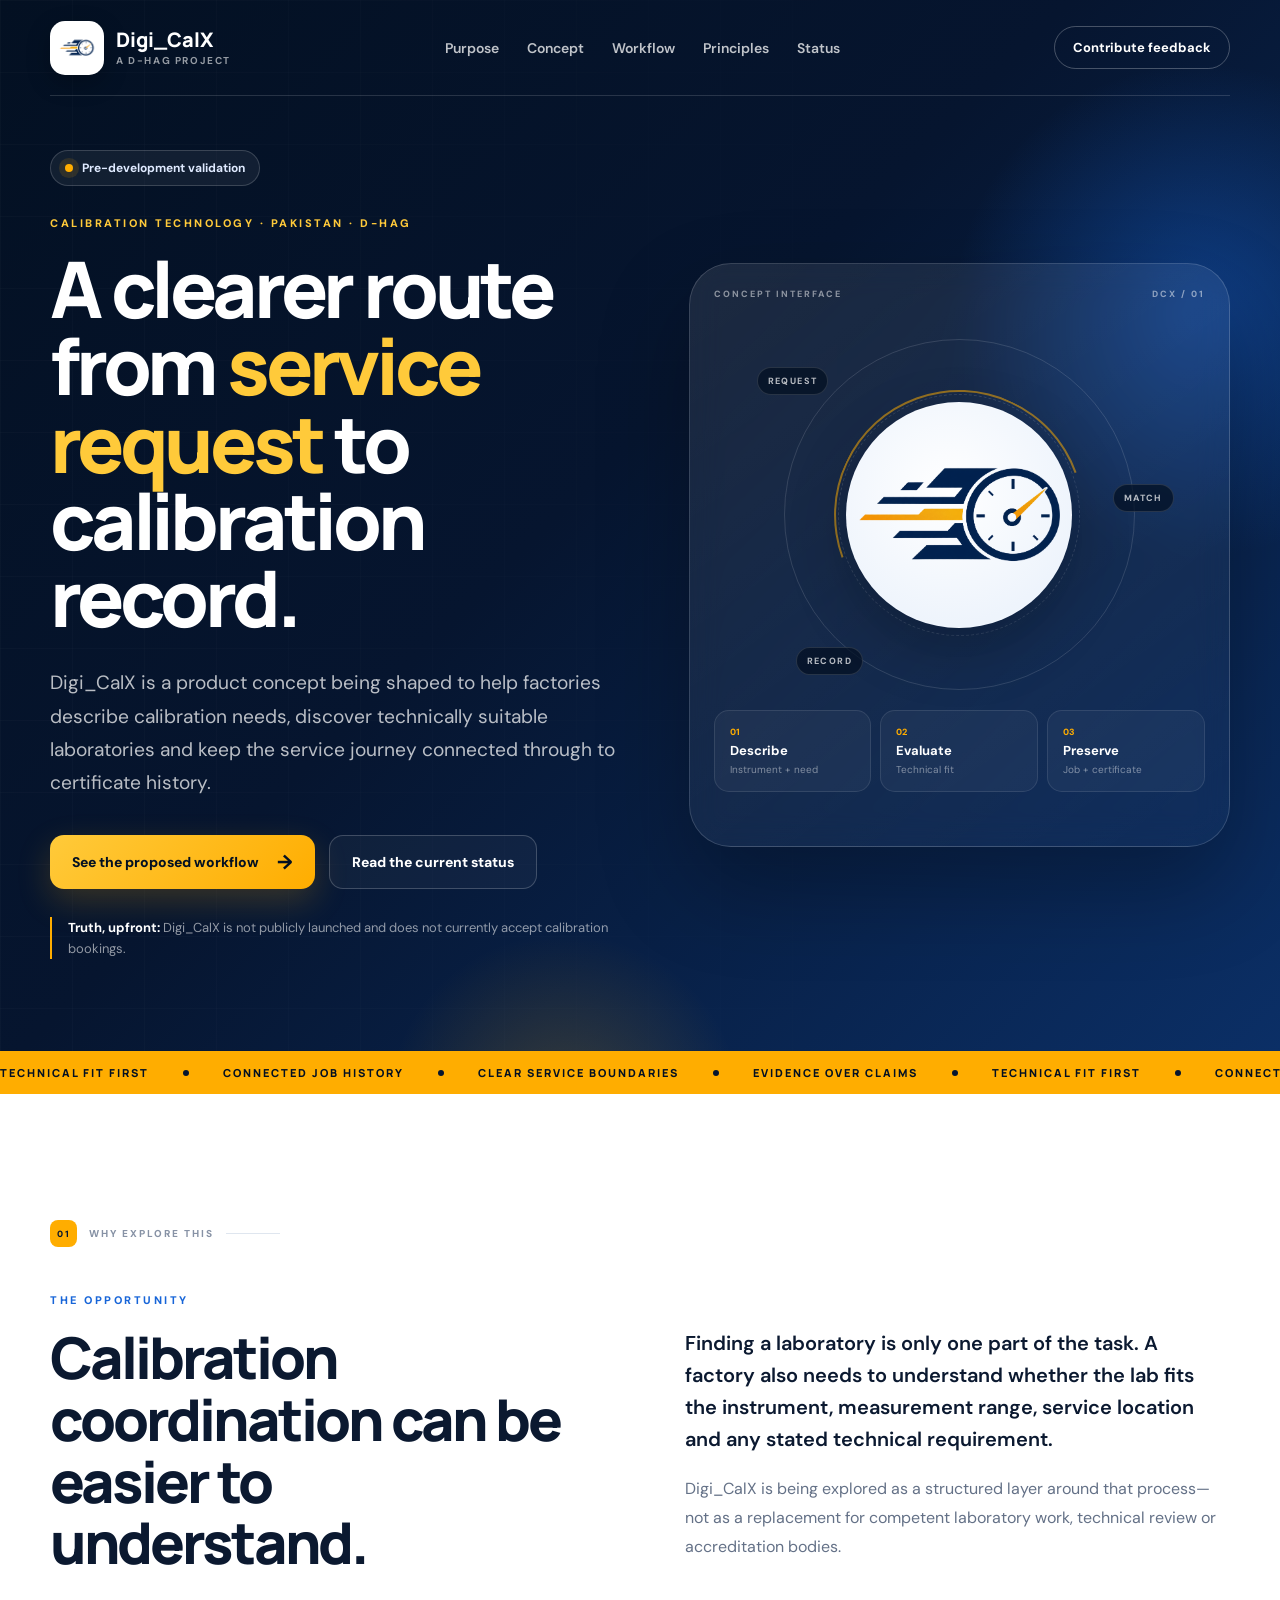
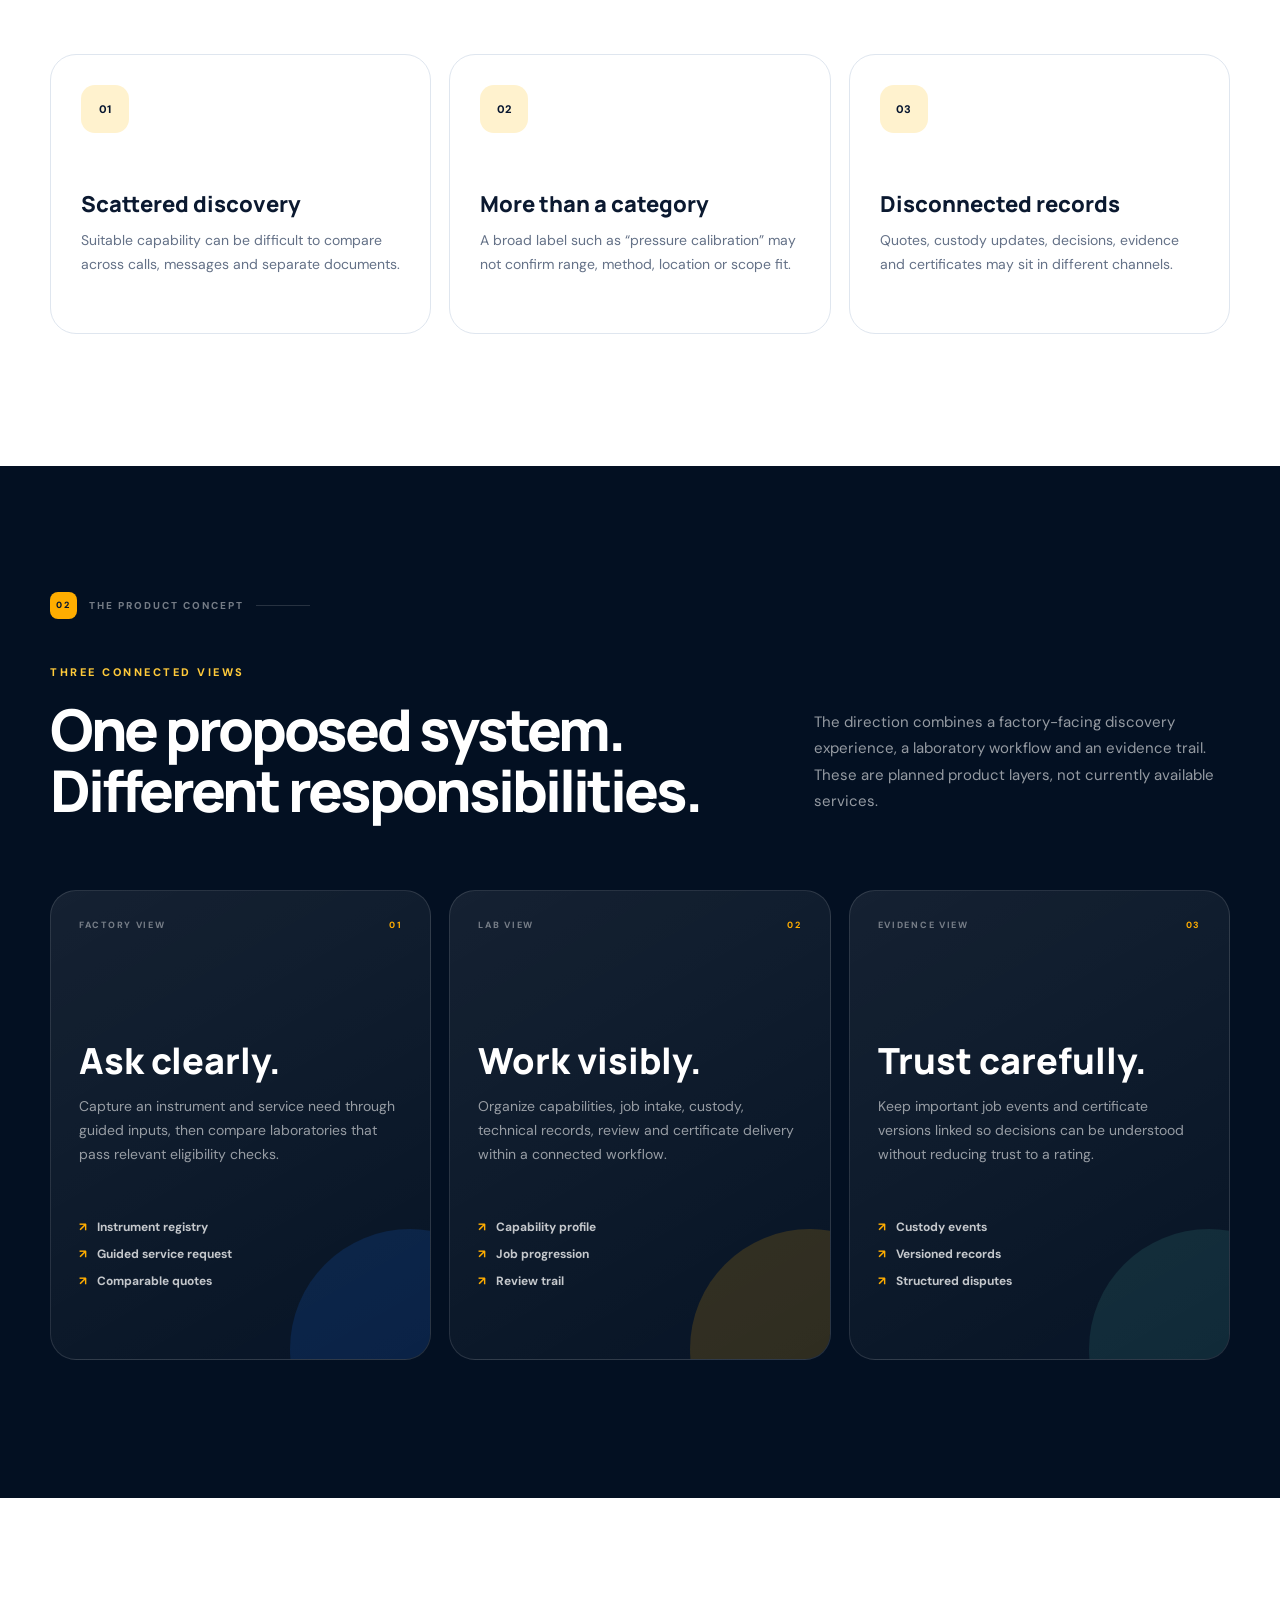
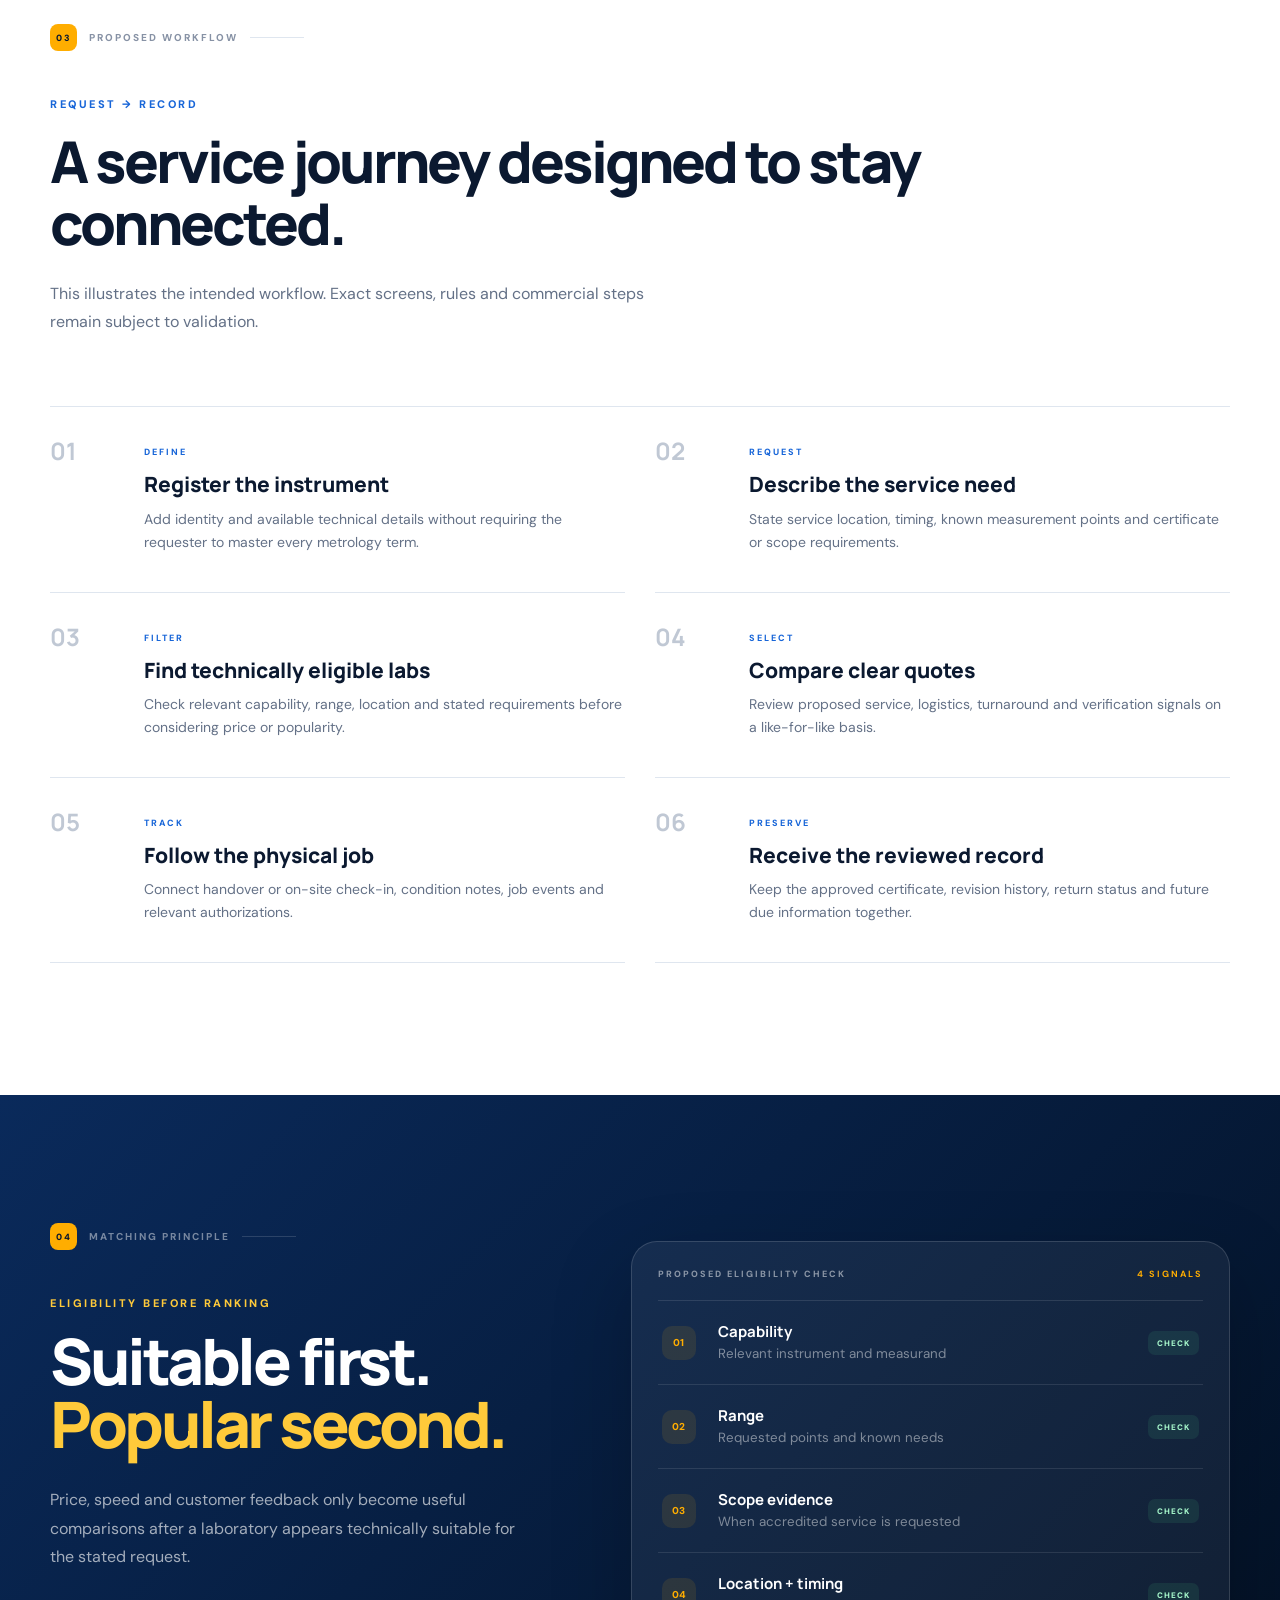
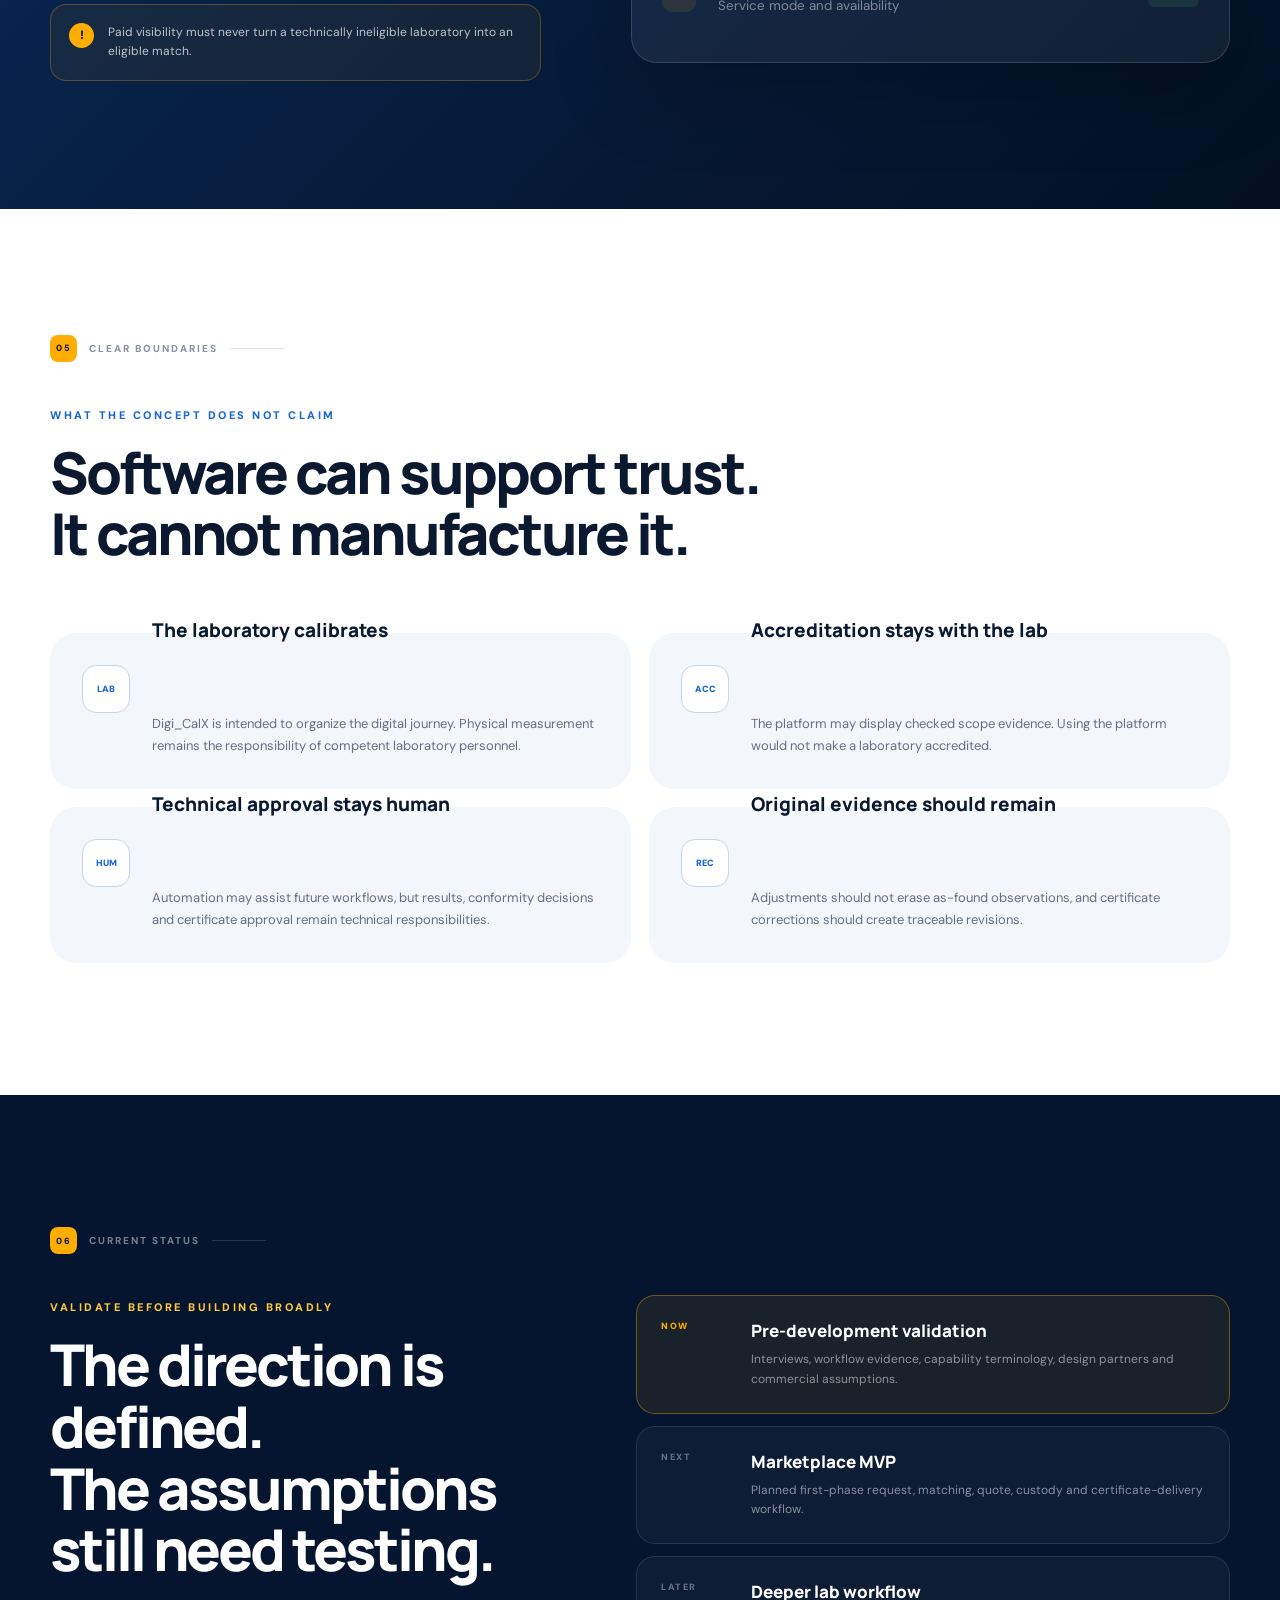
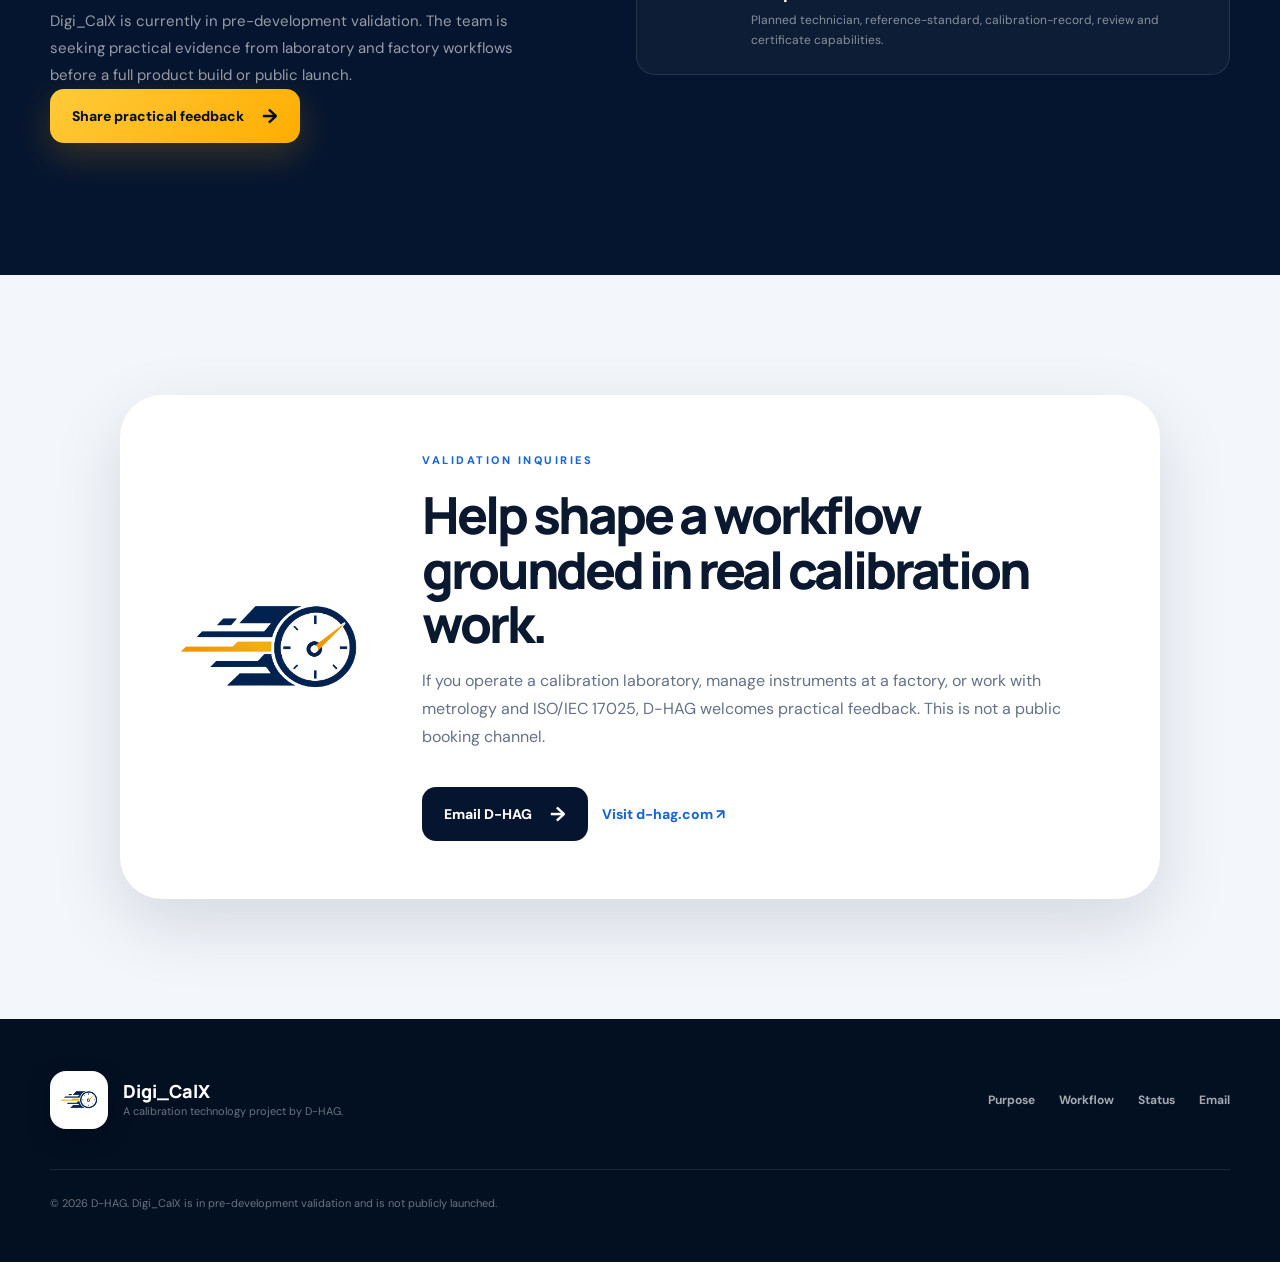
<file: index.html>
<!doctype html>
<html lang="en">
<head>
  <meta charset="utf-8">
  <meta name="viewport" content="width=device-width, initial-scale=1, viewport-fit=cover">
  <title>Digi_CalX | Calibration Workflow Concept by D-HAG</title>
  <meta name="description" content="Digi_CalX is a Pakistan-first calibration technology concept in pre-development validation, exploring a clearer path from service request to reviewed certificate history.">
  <meta name="author" content="D-HAG">
  <meta name="robots" content="index, follow, max-image-preview:large">
  <meta name="theme-color" content="#06152f">
  <link rel="canonical" href="https://digi-calx.d-hag.com/">
  <link rel="icon" href="/assets/png/favicon-192.png" type="image/png">
  <link rel="apple-touch-icon" href="/assets/png/favicon-192.png">
  <link rel="manifest" href="/site.webmanifest">
  <meta property="og:type" content="website">
  <meta property="og:locale" content="en_PK">
  <meta property="og:url" content="https://digi-calx.d-hag.com/">
  <meta property="og:site_name" content="Digi_CalX">
  <meta property="og:title" content="Digi_CalX | A clearer calibration workflow">
  <meta property="og:description" content="A D-HAG project in pre-development validation, exploring technically suitable lab discovery and a connected request-to-certificate workflow.">
  <meta property="og:image" content="https://digi-calx.d-hag.com/assets/png/digi-calx-social-card-v2.png">
  <meta property="og:image:secure_url" content="https://digi-calx.d-hag.com/assets/png/digi-calx-social-card-v2.png">
  <meta property="og:image:type" content="image/png">
  <meta property="og:image:width" content="1200">
  <meta property="og:image:height" content="630">
  <meta property="og:image:alt" content="Digi_CalX workflow from service request through laboratory match to calibration record">
  <meta name="twitter:card" content="summary_large_image">
  <meta name="twitter:title" content="Digi_CalX | Calibration workflow concept">
  <meta name="twitter:description" content="A Pakistan-first calibration technology concept by D-HAG, currently in pre-development validation.">
  <meta name="twitter:image" content="https://digi-calx.d-hag.com/assets/png/digi-calx-social-card-v2.png">
  <meta name="twitter:image:alt" content="Digi_CalX workflow from service request through laboratory match to calibration record">
  <script type="application/ld+json">
  {
    "@context": "https://schema.org",
    "@type": "WebSite",
    "name": "Digi_CalX",
    "url": "https://digi-calx.d-hag.com/",
    "description": "A calibration technology concept by D-HAG currently in pre-development validation.",
    "inLanguage": "en-PK"
  }
  </script>
  <link rel="stylesheet" href="/styles.css">
</head>
<body>
  <a class="skip-link" href="#main">Skip to content</a>
  <header class="site-header" id="top">
    <a class="brand" href="#top" aria-label="Digi CalX home">
      <img src="/assets/png/favicon-192.png" alt="" width="54" height="54">
      <span><strong>Digi_CalX</strong><small>A D-HAG project</small></span>
    </a>
    <button class="menu-button" type="button" aria-expanded="false" aria-controls="site-nav"><span></span><span></span><span></span><b>Menu</b></button>
    <nav id="site-nav" class="site-nav" aria-label="Primary navigation">
      <a href="#purpose">Purpose</a><a href="#system">Concept</a><a href="#journey">Workflow</a><a href="#principles">Principles</a><a href="#status">Status</a>
    </nav>
    <a class="header-cta" href="#contact">Contribute feedback</a>
  </header>

  <main id="main">
    <section class="hero">
      <div class="hero-glow hero-glow-one" aria-hidden="true"></div><div class="hero-glow hero-glow-two" aria-hidden="true"></div><div class="hero-grid" aria-hidden="true"></div>
      <div class="hero-copy reveal is-visible">
        <div class="status-pill"><i></i> Pre-development validation</div>
        <p class="overline">Calibration technology · Pakistan · D-HAG</p>
        <h1>A clearer route from <span>service request</span> to calibration record.</h1>
        <p class="hero-lead">Digi_CalX is a product concept being shaped to help factories describe calibration needs, discover technically suitable laboratories and keep the service journey connected through to certificate history.</p>
        <div class="hero-actions"><a class="button button-primary" href="#journey">See the proposed workflow <span>→</span></a><a class="button button-quiet" href="#status">Read the current status</a></div>
        <p class="truth-note"><strong>Truth, upfront:</strong> Digi_CalX is not publicly launched and does not currently accept calibration bookings.</p>
      </div>
      <div class="hero-visual reveal is-visible" aria-label="Conceptual Digi CalX calibration workflow">
        <div class="visual-topline"><span>CONCEPT INTERFACE</span><span>DCX / 01</span></div>
        <div class="logo-orbit">
          <div class="orbit-ring orbit-ring-one"></div><div class="orbit-ring orbit-ring-two"></div>
          <div class="logo-plate"><img src="/digi-calx-logo.png" alt="Digi CalX speedometer logo"></div>
          <span class="orbit-label label-one">Request</span><span class="orbit-label label-two">Match</span><span class="orbit-label label-three">Record</span>
        </div>
        <div class="visual-metrics">
          <article><small>01</small><strong>Describe</strong><span>Instrument + need</span></article>
          <article><small>02</small><strong>Evaluate</strong><span>Technical fit</span></article>
          <article><small>03</small><strong>Preserve</strong><span>Job + certificate</span></article>
        </div>
      </div>
    </section>

    <section class="signal-strip" aria-label="Digi CalX focus areas"><div class="signal-track">
      <span>TECHNICAL FIT FIRST</span><i></i><span>CONNECTED JOB HISTORY</span><i></i><span>CLEAR SERVICE BOUNDARIES</span><i></i><span>EVIDENCE OVER CLAIMS</span><i></i>
      <span>TECHNICAL FIT FIRST</span><i></i><span>CONNECTED JOB HISTORY</span><i></i><span>CLEAR SERVICE BOUNDARIES</span><i></i><span>EVIDENCE OVER CLAIMS</span><i></i>
    </div></section>

    <section class="section-shell intro-section" id="purpose">
      <div class="section-label reveal"><span>01</span> Why explore this</div>
      <div class="intro-grid">
        <div class="intro-heading reveal"><p class="overline dark">The opportunity</p><h2>Calibration coordination can be easier to understand.</h2></div>
        <div class="intro-copy reveal"><p class="large-copy">Finding a laboratory is only one part of the task. A factory also needs to understand whether the lab fits the instrument, measurement range, service location and any stated technical requirement.</p><p>Digi_CalX is being explored as a structured layer around that process—not as a replacement for competent laboratory work, technical review or accreditation bodies.</p></div>
      </div>
      <div class="problem-cards">
        <article class="reveal"><span class="card-icon">01</span><h3>Scattered discovery</h3><p>Suitable capability can be difficult to compare across calls, messages and separate documents.</p></article>
        <article class="reveal"><span class="card-icon">02</span><h3>More than a category</h3><p>A broad label such as “pressure calibration” may not confirm range, method, location or scope fit.</p></article>
        <article class="reveal"><span class="card-icon">03</span><h3>Disconnected records</h3><p>Quotes, custody updates, decisions, evidence and certificates may sit in different channels.</p></article>
      </div>
    </section>

    <section class="system-section" id="system"><div class="section-shell">
      <div class="section-label light reveal"><span>02</span> The product concept</div>
      <div class="system-heading reveal"><p class="overline">Three connected views</p><h2>One proposed system.<br>Different responsibilities.</h2><p>The direction combines a factory-facing discovery experience, a laboratory workflow and an evidence trail. These are planned product layers, not currently available services.</p></div>
      <div class="system-grid">
        <article class="system-card factory reveal"><div class="system-card-top"><span>FACTORY VIEW</span><b>01</b></div><h3>Ask clearly.</h3><p>Capture an instrument and service need through guided inputs, then compare laboratories that pass relevant eligibility checks.</p><ul><li>Instrument registry</li><li>Guided service request</li><li>Comparable quotes</li></ul></article>
        <article class="system-card lab reveal"><div class="system-card-top"><span>LAB VIEW</span><b>02</b></div><h3>Work visibly.</h3><p>Organize capabilities, job intake, custody, technical records, review and certificate delivery within a connected workflow.</p><ul><li>Capability profile</li><li>Job progression</li><li>Review trail</li></ul></article>
        <article class="system-card evidence reveal"><div class="system-card-top"><span>EVIDENCE VIEW</span><b>03</b></div><h3>Trust carefully.</h3><p>Keep important job events and certificate versions linked so decisions can be understood without reducing trust to a rating.</p><ul><li>Custody events</li><li>Versioned records</li><li>Structured disputes</li></ul></article>
      </div>
    </div></section>

    <section class="section-shell journey-section" id="journey">
      <div class="section-label reveal"><span>03</span> Proposed workflow</div>
      <div class="journey-heading reveal"><p class="overline dark">Request → record</p><h2>A service journey designed to stay connected.</h2><p>This illustrates the intended workflow. Exact screens, rules and commercial steps remain subject to validation.</p></div>
      <div class="journey-list">
        <article class="journey-step reveal"><span>01</span><div><small>DEFINE</small><h3>Register the instrument</h3><p>Add identity and available technical details without requiring the requester to master every metrology term.</p></div></article>
        <article class="journey-step reveal"><span>02</span><div><small>REQUEST</small><h3>Describe the service need</h3><p>State service location, timing, known measurement points and certificate or scope requirements.</p></div></article>
        <article class="journey-step reveal"><span>03</span><div><small>FILTER</small><h3>Find technically eligible labs</h3><p>Check relevant capability, range, location and stated requirements before considering price or popularity.</p></div></article>
        <article class="journey-step reveal"><span>04</span><div><small>SELECT</small><h3>Compare clear quotes</h3><p>Review proposed service, logistics, turnaround and verification signals on a like-for-like basis.</p></div></article>
        <article class="journey-step reveal"><span>05</span><div><small>TRACK</small><h3>Follow the physical job</h3><p>Connect handover or on-site check-in, condition notes, job events and relevant authorizations.</p></div></article>
        <article class="journey-step reveal"><span>06</span><div><small>PRESERVE</small><h3>Receive the reviewed record</h3><p>Keep the approved certificate, revision history, return status and future due information together.</p></div></article>
      </div>
    </section>

    <section class="fit-section" id="principles"><div class="section-shell fit-grid">
      <div class="fit-copy reveal"><div class="section-label light"><span>04</span> Matching principle</div><p class="overline">Eligibility before ranking</p><h2>Suitable first.<br><em>Popular second.</em></h2><p>Price, speed and customer feedback only become useful comparisons after a laboratory appears technically suitable for the stated request.</p><div class="fit-note"><i>!</i><span>Paid visibility must never turn a technically ineligible laboratory into an eligible match.</span></div></div>
      <div class="fit-panel reveal"><div class="fit-panel-head"><span>PROPOSED ELIGIBILITY CHECK</span><b>4 SIGNALS</b></div>
        <article><span>01</span><div><strong>Capability</strong><small>Relevant instrument and measurand</small></div><i>CHECK</i></article>
        <article><span>02</span><div><strong>Range</strong><small>Requested points and known needs</small></div><i>CHECK</i></article>
        <article><span>03</span><div><strong>Scope evidence</strong><small>When accredited service is requested</small></div><i>CHECK</i></article>
        <article><span>04</span><div><strong>Location + timing</strong><small>Service mode and availability</small></div><i>CHECK</i></article>
      </div>
    </div></section>

    <section class="section-shell boundaries-section">
      <div class="section-label reveal"><span>05</span> Clear boundaries</div>
      <div class="boundaries-heading reveal"><p class="overline dark">What the concept does not claim</p><h2>Software can support trust.<br>It cannot manufacture it.</h2></div>
      <div class="boundary-grid">
        <article class="reveal"><span>LAB</span><h3>The laboratory calibrates</h3><p>Digi_CalX is intended to organize the digital journey. Physical measurement remains the responsibility of competent laboratory personnel.</p></article>
        <article class="reveal"><span>ACC</span><h3>Accreditation stays with the lab</h3><p>The platform may display checked scope evidence. Using the platform would not make a laboratory accredited.</p></article>
        <article class="reveal"><span>HUM</span><h3>Technical approval stays human</h3><p>Automation may assist future workflows, but results, conformity decisions and certificate approval remain technical responsibilities.</p></article>
        <article class="reveal"><span>REC</span><h3>Original evidence should remain</h3><p>Adjustments should not erase as-found observations, and certificate corrections should create traceable revisions.</p></article>
      </div>
    </section>

    <section class="status-section" id="status"><div class="section-shell status-layout">
      <div class="status-copy reveal"><div class="section-label light"><span>06</span> Current status</div><p class="overline">Validate before building broadly</p><h2>The direction is defined.<br>The assumptions still need testing.</h2><p>Digi_CalX is currently in pre-development validation. The team is seeking practical evidence from laboratory and factory workflows before a full product build or public launch.</p><a class="button button-primary" href="#contact">Share practical feedback <span>→</span></a></div>
      <div class="roadmap reveal">
        <article class="active"><span>NOW</span><div><strong>Pre-development validation</strong><p>Interviews, workflow evidence, capability terminology, design partners and commercial assumptions.</p></div></article>
        <article><span>NEXT</span><div><strong>Marketplace MVP</strong><p>Planned first-phase request, matching, quote, custody and certificate-delivery workflow.</p></div></article>
        <article><span>LATER</span><div><strong>Deeper lab workflow</strong><p>Planned technician, reference-standard, calibration-record, review and certificate capabilities.</p></div></article>
      </div>
    </div></section>

    <section class="contact-section" id="contact"><div class="contact-card reveal">
      <img src="/digi-calx-logo.png" alt="Digi CalX logo" width="168" height="168">
      <div><p class="overline dark">Validation inquiries</p><h2>Help shape a workflow grounded in real calibration work.</h2><p>If you operate a calibration laboratory, manage instruments at a factory, or work with metrology and ISO/IEC 17025, D-HAG welcomes practical feedback. This is not a public booking channel.</p><div class="hero-actions"><a class="button button-dark" href="mailto:support@d-hag.com?subject=Digi_CalX%20Validation%20Inquiry">Email D-HAG <span>→</span></a><a class="text-link" href="https://d-hag.com/" rel="noopener">Visit d-hag.com ↗</a></div></div>
    </div></section>
  </main>

  <footer class="site-footer">
    <div class="footer-brand"><img src="/assets/png/favicon-192.png" alt="" width="58" height="58"><div><strong>Digi_CalX</strong><span>A calibration technology project by D-HAG.</span></div></div>
    <div class="footer-links"><a href="#purpose">Purpose</a><a href="#journey">Workflow</a><a href="#status">Status</a><a href="mailto:support@d-hag.com">Email</a></div>
    <p>© 2026 D-HAG. Digi_CalX is in pre-development validation and is not publicly launched.</p>
  </footer>
  <script src="/script.js" defer></script>
</body>
</html>
</file>
<file: styles.css>
@import url('https://fonts.googleapis.com/css2?family=DM+Sans:wght@400;500;600;700&family=Manrope:wght@500;600;700;800&display=swap');
:root{--navy-950:#031022;--navy-900:#06152f;--navy-800:#0a2550;--blue:#1765d8;--orange:#ffad00;--orange-2:#ffca3a;--ink:#0b1930;--muted:#647187;--line:#dfe6ef;--mist:#f3f6fa;--white:#fff;--radius:26px;--radius-lg:42px;--shadow:0 24px 70px rgba(4,22,53,.13);--shell:min(1180px,calc(100% - 48px))}
*{box-sizing:border-box}html{scroll-behavior:smooth}body{margin:0;color:var(--ink);background:#fff;font-family:"DM Sans",Arial,sans-serif;-webkit-font-smoothing:antialiased}body.menu-open{overflow:hidden}img{display:block;max-width:100%}a{color:inherit;text-decoration:none}button{font:inherit}.skip-link{position:fixed;top:12px;left:12px;z-index:1000;padding:12px 18px;border-radius:10px;color:var(--navy-950);background:var(--orange);transform:translateY(-150%)}.skip-link:focus{transform:translateY(0)}.section-shell{width:var(--shell);margin:0 auto}
.site-header{position:absolute;z-index:100;top:0;left:50%;display:flex;width:var(--shell);height:96px;align-items:center;justify-content:space-between;border-bottom:1px solid rgba(255,255,255,.14);color:#fff;transform:translateX(-50%)}.brand{display:flex;align-items:center;gap:12px}.brand img{width:50px;height:50px;object-fit:contain}.brand span{display:flex;flex-direction:column;line-height:1}.brand strong{font:800 20px/1 "Manrope",sans-serif}.brand small{margin-top:6px;color:rgba(255,255,255,.58);font-size:10px;font-weight:700;letter-spacing:1.6px;text-transform:uppercase}.site-nav{display:flex;align-items:center;gap:28px;color:rgba(255,255,255,.75);font-size:14px;font-weight:600}.site-nav a{transition:color .2s}.site-nav a:hover{color:var(--orange-2)}.header-cta{padding:12px 18px;border:1px solid rgba(255,255,255,.26);border-radius:999px;font-size:13px;font-weight:700;transition:.2s}.header-cta:hover{border-color:var(--orange);color:var(--navy-950);background:var(--orange)}.menu-button{display:none;border:0;color:#fff;background:none;cursor:pointer}
.hero{position:relative;display:grid;min-height:820px;grid-template-columns:minmax(0,1.03fr) minmax(420px,.97fr);gap:64px;align-items:center;padding:150px max(24px,calc((100% - 1180px)/2)) 92px;overflow:hidden;color:#fff;background:linear-gradient(135deg,var(--navy-950),var(--navy-900) 46%,#0b2f66)}.hero-grid{position:absolute;inset:0;opacity:.13;background-image:linear-gradient(rgba(255,255,255,.16) 1px,transparent 1px),linear-gradient(90deg,rgba(255,255,255,.16) 1px,transparent 1px);background-size:72px 72px;mask-image:linear-gradient(to right,#000,transparent 78%)}.hero-glow{position:absolute;border-radius:50%}.hero-glow-one{width:520px;height:520px;right:-180px;top:50px;background:radial-gradient(circle,rgba(23,101,216,.45),transparent 67%)}.hero-glow-two{width:360px;height:360px;left:30%;bottom:-240px;background:radial-gradient(circle,rgba(255,173,0,.2),transparent 70%)}.hero-copy,.hero-visual{position:relative;z-index:2}.status-pill{display:inline-flex;align-items:center;gap:9px;margin-bottom:30px;padding:9px 14px;border:1px solid rgba(255,255,255,.17);border-radius:999px;color:#dfeaff;background:rgba(255,255,255,.06);font-size:12px;font-weight:700}.status-pill i{width:8px;height:8px;border-radius:50%;background:var(--orange);box-shadow:0 0 0 6px rgba(255,173,0,.12)}.overline{margin:0 0 20px;color:var(--orange-2);font-size:11px;font-weight:800;letter-spacing:2.5px;text-transform:uppercase}.overline.dark{color:var(--blue)}.hero h1{max-width:720px;margin:0;font:800 clamp(48px,6.1vw,82px)/.99 "Manrope",sans-serif;letter-spacing:-4.2px}.hero h1 span{color:var(--orange-2)}.hero-lead{max-width:660px;margin:30px 0 0;color:rgba(255,255,255,.72);font-size:clamp(17px,1.5vw,20px);line-height:1.72}.hero-actions{display:flex;flex-wrap:wrap;gap:14px;align-items:center;margin-top:36px}.button{display:inline-flex;min-height:54px;align-items:center;justify-content:center;gap:18px;padding:0 22px;border-radius:14px;font-size:14px;font-weight:800;transition:.2s}.button:hover{transform:translateY(-2px)}.button span{font-size:20px}.button-primary{color:var(--navy-950);background:linear-gradient(135deg,var(--orange-2),var(--orange));box-shadow:0 12px 34px rgba(255,173,0,.2)}.button-quiet{border:1px solid rgba(255,255,255,.2);color:#fff;background:rgba(255,255,255,.04)}.button-dark{color:#fff;background:var(--navy-900)}.truth-note{max-width:650px;margin:28px 0 0;padding-left:16px;border-left:2px solid var(--orange);color:rgba(255,255,255,.56);font-size:13px;line-height:1.65}.truth-note strong{color:#fff}
.hero-visual{min-height:584px;padding:24px;border:1px solid rgba(255,255,255,.16);border-radius:var(--radius-lg);background:linear-gradient(145deg,rgba(255,255,255,.09),rgba(255,255,255,.025));box-shadow:0 40px 90px rgba(0,0,0,.28);backdrop-filter:blur(16px)}.visual-topline,.fit-panel-head{display:flex;justify-content:space-between;color:rgba(255,255,255,.5);font-size:9px;font-weight:800;letter-spacing:2px}.logo-orbit{position:relative;display:grid;width:min(390px,90%);aspect-ratio:1;place-items:center;margin:20px auto 0}.orbit-ring{position:absolute;border:1px solid rgba(255,255,255,.13);border-radius:50%}.orbit-ring-one{inset:5%}.orbit-ring-two{inset:19%;border-style:dashed;animation:orbit 24s linear infinite}.logo-plate{position:relative;display:grid;width:58%;aspect-ratio:1;place-items:center;border:1px solid rgba(255,255,255,.16);border-radius:50%;background:radial-gradient(circle at 45% 40%,#fff,#eef4fc 72%);box-shadow:0 22px 60px rgba(0,0,0,.24)}.logo-plate:after{position:absolute;inset:-13px;border:2px solid rgba(255,173,0,.52);border-right-color:transparent;border-bottom-color:transparent;border-radius:50%;content:"";transform:rotate(25deg)}.logo-plate img{width:92%;height:92%;object-fit:contain}.orbit-label{position:absolute;padding:7px 10px;border:1px solid rgba(255,255,255,.13);border-radius:999px;color:rgba(255,255,255,.7);background:rgba(3,16,34,.72);font-size:9px;font-weight:800;letter-spacing:1.4px;text-transform:uppercase}.label-one{top:12%;left:-2%}.label-two{top:42%;right:-5%}.label-three{bottom:9%;left:8%}.visual-metrics{display:grid;grid-template-columns:repeat(3,1fr);gap:9px}.visual-metrics article{display:flex;min-width:0;flex-direction:column;gap:4px;padding:15px;border:1px solid rgba(255,255,255,.1);border-radius:15px;background:rgba(255,255,255,.04)}.visual-metrics small{color:var(--orange);font-size:9px;font-weight:800}.visual-metrics strong{font-size:13px}.visual-metrics span{color:rgba(255,255,255,.45);font-size:10px}@keyframes orbit{to{transform:rotate(360deg)}}
.signal-strip{overflow:hidden;color:var(--navy-950);background:var(--orange)}.signal-track{display:flex;width:max-content;align-items:center;gap:34px;padding:16px 0;animation:ticker 28s linear infinite}.signal-track span{font:800 11px/1 "Manrope",sans-serif;letter-spacing:2px;white-space:nowrap}.signal-track i{width:6px;height:6px;border-radius:50%;background:var(--navy-900)}@keyframes ticker{to{transform:translateX(-50%)}}
.intro-section,.journey-section,.boundaries-section{padding-top:126px;padding-bottom:132px}.section-label{display:flex;align-items:center;gap:12px;margin-bottom:46px;color:#8792a5;font-size:10px;font-weight:800;letter-spacing:2px;text-transform:uppercase}.section-label:after{width:54px;height:1px;background:var(--line);content:""}.section-label span{display:grid;width:27px;height:27px;place-items:center;border-radius:8px;color:var(--navy-900);background:var(--orange);font-size:9px}.section-label.light{color:rgba(255,255,255,.45)}.section-label.light:after{background:rgba(255,255,255,.14)}.intro-grid{display:grid;grid-template-columns:1fr 1fr;gap:90px}.intro-heading h2,.system-heading h2,.journey-heading h2,.boundaries-heading h2,.status-copy h2,.contact-card h2{margin:0;font:800 clamp(38px,4.5vw,64px)/1.07 "Manrope",sans-serif;letter-spacing:-3px}.intro-copy{padding-top:34px}.intro-copy p{color:var(--muted);font-size:16px;line-height:1.8}.intro-copy .large-copy{margin-top:0;color:var(--ink);font-size:20px;font-weight:600;line-height:1.6}.problem-cards{display:grid;grid-template-columns:repeat(3,1fr);gap:18px;margin-top:76px}.problem-cards article{min-height:280px;padding:30px;border:1px solid var(--line);border-radius:var(--radius);background:#fff;transition:.25s}.problem-cards article:hover{border-color:transparent;transform:translateY(-6px);box-shadow:var(--shadow)}.card-icon{display:grid;width:48px;height:48px;place-items:center;border-radius:14px;color:var(--navy-900);background:#fff2ce;font-size:11px;font-weight:800}.problem-cards h3{margin:58px 0 12px;font:800 22px/1.2 "Manrope",sans-serif}.problem-cards p{margin:0;color:var(--muted);font-size:14px;line-height:1.7}
.system-section{padding:126px 0 138px;color:#fff;background:var(--navy-950)}.system-heading{display:grid;grid-template-columns:1.25fr .75fr;column-gap:70px;align-items:end}.system-heading .overline{grid-column:1/-1}.system-heading p:last-child{margin:0 0 8px;color:rgba(255,255,255,.58);font-size:15px;line-height:1.75}.system-grid{display:grid;grid-template-columns:repeat(3,1fr);gap:18px;margin-top:68px}.system-card{position:relative;min-height:470px;padding:28px;overflow:hidden;border:1px solid rgba(255,255,255,.12);border-radius:var(--radius);background:linear-gradient(150deg,rgba(255,255,255,.075),rgba(255,255,255,.018))}.system-card:before{position:absolute;width:240px;height:240px;right:-100px;bottom:-110px;border-radius:50%;background:rgba(23,101,216,.18);content:""}.system-card.lab:before{background:rgba(255,173,0,.16)}.system-card.evidence:before{background:rgba(78,192,177,.13)}.system-card-top{display:flex;justify-content:space-between;color:rgba(255,255,255,.42);font-size:9px;font-weight:800;letter-spacing:1.7px}.system-card-top b{color:var(--orange)}.system-card h3{margin:112px 0 16px;font:800 36px/1 "Manrope",sans-serif}.system-card p{min-height:96px;margin:0;color:rgba(255,255,255,.57);font-size:14px;line-height:1.7}.system-card ul{position:relative;z-index:1;display:grid;gap:11px;margin:28px 0 0;padding:0;list-style:none;color:rgba(255,255,255,.76);font-size:12px;font-weight:700}.system-card li:before{margin-right:10px;color:var(--orange);content:"↗"}
.journey-heading{display:grid;max-width:880px}.journey-heading>p:last-child{max-width:620px;margin:26px 0 0;color:var(--muted);line-height:1.75}.journey-list{display:grid;grid-template-columns:repeat(2,1fr);gap:0 30px;margin-top:70px;border-top:1px solid var(--line)}.journey-step{display:grid;grid-template-columns:76px 1fr;gap:18px;padding:32px 0 38px;border-bottom:1px solid var(--line)}.journey-step>span{color:#c0c8d4;font:700 24px/1 "Manrope",sans-serif}.journey-step small{color:var(--blue);font-size:9px;font-weight:800;letter-spacing:2px}.journey-step h3{margin:12px 0 10px;font:800 21px/1.2 "Manrope",sans-serif}.journey-step p{margin:0;color:var(--muted);font-size:14px;line-height:1.65}
.fit-section{padding:128px 0;color:#fff;background:linear-gradient(135deg,#0a2a5b,var(--navy-950))}.fit-grid{display:grid;grid-template-columns:.9fr 1.1fr;gap:90px;align-items:center}.fit-copy h2{margin:0;font:800 clamp(45px,5vw,70px)/.98 "Manrope",sans-serif;letter-spacing:-3.5px}.fit-copy h2 em{color:var(--orange-2);font-style:normal}.fit-copy>p:not(.overline){max-width:500px;margin:30px 0 0;color:rgba(255,255,255,.63);font-size:16px;line-height:1.8}.fit-note{display:flex;gap:14px;align-items:flex-start;margin-top:32px;padding:18px;border:1px solid rgba(255,173,0,.28);border-radius:16px;color:rgba(255,255,255,.72);background:rgba(255,173,0,.06);font-size:12px;line-height:1.6}.fit-note i{display:grid;min-width:25px;height:25px;place-items:center;border-radius:50%;color:var(--navy-950);background:var(--orange);font-style:normal;font-weight:900}.fit-panel{padding:26px;border:1px solid rgba(255,255,255,.14);border-radius:var(--radius);background:rgba(255,255,255,.06);box-shadow:0 30px 80px rgba(0,0,0,.22)}.fit-panel-head{padding-bottom:20px;border-bottom:1px solid rgba(255,255,255,.11)}.fit-panel-head b{color:var(--orange)}.fit-panel article{display:grid;grid-template-columns:42px 1fr auto;gap:14px;align-items:center;padding:22px 4px;border-bottom:1px solid rgba(255,255,255,.1)}.fit-panel article:last-child{border:0}.fit-panel article>span{display:grid;width:34px;height:34px;place-items:center;border-radius:10px;color:var(--orange);background:rgba(255,173,0,.1);font-size:10px;font-weight:800}.fit-panel article div{display:flex;flex-direction:column;gap:4px}.fit-panel article strong{font:700 15px/1.2 "Manrope",sans-serif}.fit-panel article small{color:rgba(255,255,255,.46)}.fit-panel article>i{padding:7px 9px;border-radius:7px;color:#a4f4c9;background:rgba(82,211,142,.1);font-size:8px;font-style:normal;font-weight:900;letter-spacing:1px}
.boundaries-heading{max-width:820px}.boundary-grid{display:grid;grid-template-columns:repeat(2,1fr);gap:18px;margin-top:68px}.boundary-grid article{display:grid;grid-template-columns:70px 1fr;padding:32px;border-radius:var(--radius);background:var(--mist)}.boundary-grid article>span{display:grid;width:48px;height:48px;place-items:center;border:1px solid #cad5e4;border-radius:14px;color:var(--blue);background:#fff;font-size:9px;font-weight:900}.boundary-grid h3,.boundary-grid p{grid-column:2}.boundary-grid h3{margin:-47px 0 11px;font:800 19px/1.3 "Manrope",sans-serif}.boundary-grid p{margin:0;color:var(--muted);font-size:13px;line-height:1.7}
.status-section{padding:132px 0;color:#fff;background:var(--navy-900)}.status-layout{display:grid;grid-template-columns:.9fr 1.1fr;gap:100px;align-items:center}.status-copy>p:not(.overline){margin:27px 0 0;color:rgba(255,255,255,.58);font-size:15px;line-height:1.8}.roadmap{display:grid;gap:12px}.roadmap article{display:grid;grid-template-columns:70px 1fr;gap:20px;padding:24px;border:1px solid rgba(255,255,255,.1);border-radius:19px;background:rgba(255,255,255,.035)}.roadmap article.active{border-color:rgba(255,173,0,.38);background:rgba(255,173,0,.08)}.roadmap article>span{color:rgba(255,255,255,.36);font-size:9px;font-weight:900;letter-spacing:1.5px}.roadmap article.active>span{color:var(--orange)}.roadmap strong{font:800 17px/1.3 "Manrope",sans-serif}.roadmap p{margin:8px 0 0;color:rgba(255,255,255,.51);font-size:12px;line-height:1.6}
.contact-section{padding:120px 24px;background:var(--mist)}.contact-card{display:grid;width:min(1040px,100%);grid-template-columns:190px 1fr;gap:54px;align-items:center;margin:0 auto;padding:58px;border-radius:var(--radius-lg);background:#fff;box-shadow:var(--shadow)}.contact-card>img{width:180px;height:180px;object-fit:contain}.contact-card h2{max-width:720px;font-size:clamp(34px,4vw,54px)}.contact-card p:not(.overline){max-width:700px;color:var(--muted);line-height:1.75}.text-link{color:var(--blue);font-size:14px;font-weight:800}
.site-footer{display:grid;grid-template-columns:1fr auto;gap:40px;align-items:center;padding:52px max(24px,calc((100% - 1180px)/2));color:#fff;background:var(--navy-950)}.footer-brand{display:flex;align-items:center;gap:15px}.footer-brand img{width:54px;height:54px;object-fit:contain}.footer-brand div{display:flex;flex-direction:column;gap:4px}.footer-brand strong{font:800 18px/1 "Manrope",sans-serif}.footer-brand span,.site-footer>p{color:rgba(255,255,255,.42);font-size:11px}.footer-links{display:flex;gap:24px;color:rgba(255,255,255,.64);font-size:12px;font-weight:700}.site-footer>p{grid-column:1/-1;margin:0;padding-top:26px;border-top:1px solid rgba(255,255,255,.1)}
.reveal{opacity:0;transform:translateY(24px);transition:opacity .7s,transform .7s cubic-bezier(.22,.8,.25,1)}.reveal.is-visible{opacity:1;transform:none}
@media(max-width:1040px){.site-nav{gap:18px}.header-cta{display:none}.hero{grid-template-columns:1fr;padding-top:150px}.hero-copy{max-width:800px}.hero-visual{width:min(650px,100%);min-height:560px;justify-self:center}.system-grid{grid-template-columns:1fr}.system-card{min-height:360px}.system-card h3{margin-top:70px}.system-card p{min-height:0}.fit-grid,.status-layout{grid-template-columns:1fr;gap:64px}}
@media(max-width:760px){:root{--shell:min(100% - 32px,1180px)}.site-header{height:82px}.brand img{width:44px;height:44px}.menu-button{display:grid;grid-template-columns:22px auto;column-gap:9px;align-items:center;padding:10px 0}.menu-button span{grid-column:1;display:block;width:22px;height:2px;margin:2px 0;background:currentColor}.menu-button b{grid-column:2;grid-row:1/span 3;font-size:11px;text-transform:uppercase}.site-nav{position:fixed;inset:82px 0 auto;display:none;flex-direction:column;align-items:flex-start;gap:0;padding:18px 24px 28px;color:#fff;background:var(--navy-950);box-shadow:0 30px 60px rgba(0,0,0,.3)}.site-nav.is-open{display:flex}.site-nav a{width:100%;padding:15px 0;border-bottom:1px solid rgba(255,255,255,.1)}.hero{min-height:auto;grid-template-columns:1fr;gap:50px;padding:124px 16px 64px}.hero h1{font-size:clamp(43px,13vw,64px);letter-spacing:-2.8px}.hero-lead{font-size:16px}.hero-visual{min-height:470px;padding:18px;border-radius:28px}.logo-orbit{width:min(330px,94%)}.visual-metrics article{padding:11px}.visual-metrics span{display:none}.intro-section,.journey-section,.boundaries-section{padding-top:88px;padding-bottom:94px}.intro-grid,.system-heading,.journey-list,.boundary-grid{grid-template-columns:1fr;gap:0}.intro-heading h2,.system-heading h2,.journey-heading h2,.boundaries-heading h2,.status-copy h2{font-size:40px;letter-spacing:-2px}.intro-copy{padding-top:28px}.problem-cards{grid-template-columns:1fr;margin-top:48px}.problem-cards article{min-height:230px}.system-section,.fit-section,.status-section{padding:90px 0}.system-heading p:last-child{margin-top:24px}.system-grid{margin-top:48px}.journey-list{margin-top:48px}.journey-step{grid-template-columns:56px 1fr}.fit-panel article{grid-template-columns:38px 1fr}.fit-panel article>i{display:none}.boundary-grid{display:grid;gap:12px;margin-top:46px}.boundary-grid article{grid-template-columns:56px 1fr;padding:24px}.status-layout{gap:48px}.contact-section{padding:70px 16px}.contact-card{grid-template-columns:1fr;gap:26px;padding:32px 24px;border-radius:28px}.contact-card>img{width:120px;height:120px}.contact-card h2{font-size:37px;letter-spacing:-2px}.site-footer{grid-template-columns:1fr;gap:28px}.footer-links{flex-wrap:wrap}}
@media(prefers-reduced-motion:reduce){html{scroll-behavior:auto}*,*:before,*:after{animation-duration:.01ms!important;animation-iteration-count:1!important;transition-duration:.01ms!important}.reveal{opacity:1;transform:none}}

/* Keep the dark-blue brand mark readable against the navy chrome. */
.brand img{width:54px;height:54px;padding:3px;border:1px solid rgba(255,255,255,.28);border-radius:15px;object-fit:contain;background:#fff;box-shadow:0 8px 24px rgba(0,0,0,.24)}
.footer-brand img{width:58px;height:58px;padding:3px;border:1px solid rgba(255,255,255,.24);border-radius:16px;object-fit:contain;background:#fff;box-shadow:0 8px 24px rgba(0,0,0,.24)}
@media(max-width:760px){.brand img{width:46px;height:46px;border-radius:13px}}
</file>
